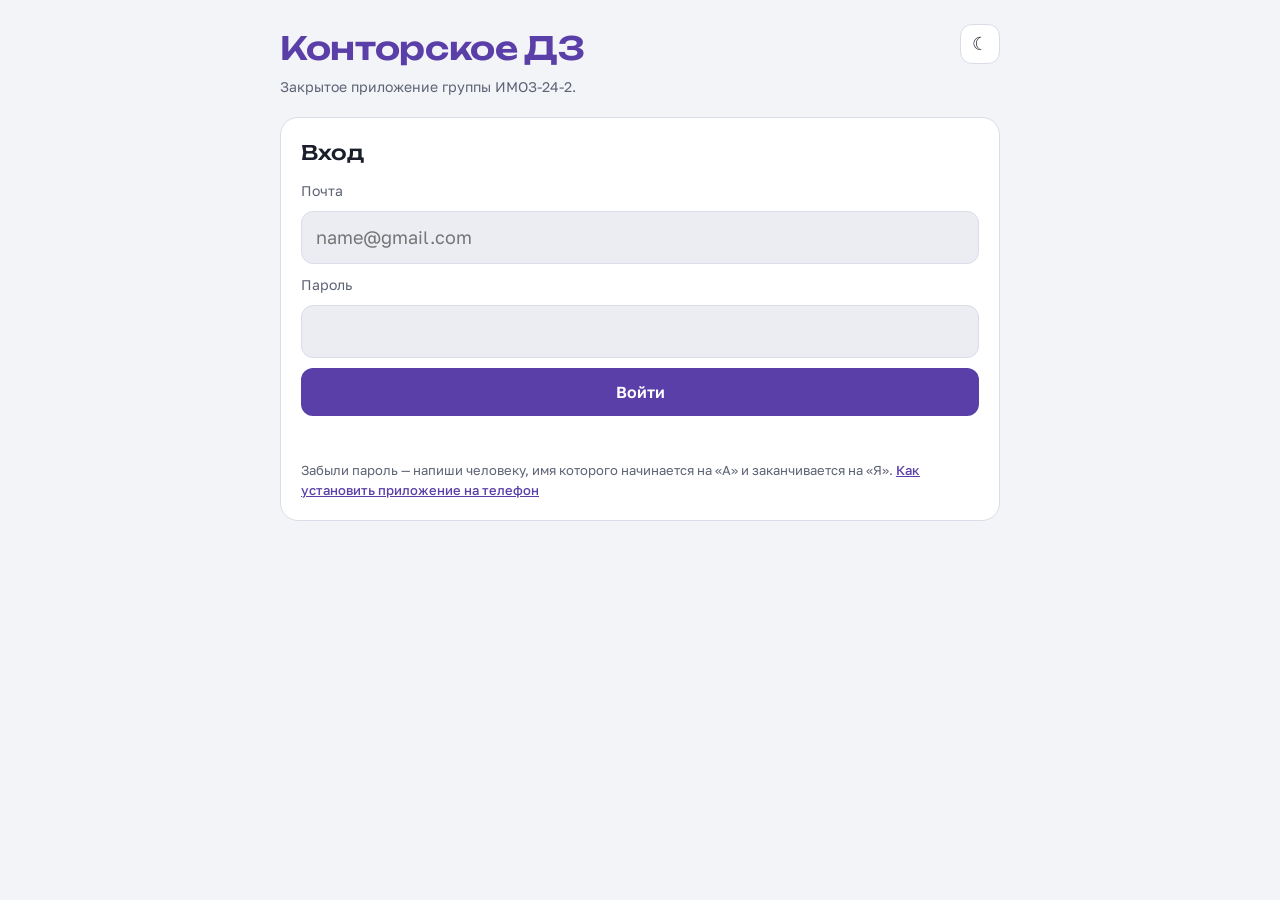
<file: index.html>
<!doctype html>
<html lang="ru">
<head>
<meta charset="utf-8">
<meta name="viewport" content="width=device-width,initial-scale=1,viewport-fit=cover">
<title>Конторское ДЗ</title>
<meta name="description" content="Домашка группы ИМОЗ-24-2: сроки сдачи, пары, страницы учебников.">
<meta name="theme-color" content="#F3F4F8" media="(prefers-color-scheme: light)">
<meta name="theme-color" content="#12131A" media="(prefers-color-scheme: dark)">
<meta name="apple-mobile-web-app-capable" content="yes">
<meta name="mobile-web-app-capable" content="yes">
<meta name="apple-mobile-web-app-title" content="Конторское ДЗ">
<meta name="apple-mobile-web-app-status-bar-style" content="default">
<meta name="robots" content="noindex">
<link rel="manifest" href="manifest.webmanifest">
<link rel="icon" href="icons/favicon-32.png" sizes="32x32">
<link rel="apple-touch-icon" href="icons/apple-touch-icon.png">
<link rel="preconnect" href="https://fonts.googleapis.com">
<link rel="preconnect" href="https://fonts.gstatic.com" crossorigin>
<link rel="stylesheet" href="https://fonts.googleapis.com/css2?family=Unbounded:wght@500;600&family=Golos+Text:wght@400;500;600;700&family=JetBrains+Mono:wght@500&display=swap">
<link rel="stylesheet" href="styles.css">
<script>try{var t=localStorage.getItem("kdz-theme");if(t)document.documentElement.dataset.theme=t;}catch(e){}</script>
</head>
<body>
<div class="wrap">
  <header class="top">
    <div>
      <h1>Конторское ДЗ</h1>
      <p class="sub" id="upd">Пары, сроки сдачи и страницы учебников. Отметки «сделано» видишь только ты.</p>
    </div>
    <button class="icon-btn" id="themeBtn" type="button" aria-label="Сменить тему" title="Сменить тему"></button>
  </header>

  <!-- Вход -->
  <section class="login" id="login" hidden>
    <h2>Вход</h2>
    <form id="loginForm">
      <label for="loginIn">Почта</label>
      <input id="loginIn" type="text" inputmode="email" autocomplete="username" autocapitalize="none" autocorrect="off" spellcheck="false" required placeholder="name@gmail.com">
      <label for="pass">Пароль</label>
      <input id="pass" type="password" autocomplete="current-password" required>
      <button class="primary" type="submit">Войти</button>
    </form>
    <p class="msg" id="loginMsg" role="status"></p>
    <p class="hint">Забыли пароль — напиши человеку, имя которого начинается на «А» и заканчивается на «Я». <a href="install.html">Как установить приложение на телефон</a></p>
  </section>

  <!-- Приложение -->
  <div id="app" hidden>
    <section class="pinned" id="pinnedBox" hidden></section>
    <section class="cal" aria-label="Календарь сроков">
      <div class="cal-top">
        <button class="nav" id="prevM" type="button" aria-label="Предыдущий месяц">‹</button>
        <h2 id="monthT"></h2>
        <button class="nav" id="nextM" type="button" aria-label="Следующий месяц">›</button>
      </div>
      <div class="grid" id="grid"></div>
      <div id="calEvents"></div>
      <div class="legend" id="legend"></div>
    </section>

    <section class="sched" aria-label="Расписание пар">
      <div class="sched-top"><h2>Пары</h2><span class="grp">ИМОЗ-24-2</span></div>
      <div class="wk-nav"><button class="nav" id="prevW" type="button" aria-label="Предыдущая неделя">‹</button><span id="wkT"></span><button class="nav" id="nextW" type="button" aria-label="Следующая неделя">›</button></div>
      <div class="tabs" id="tabs" role="tablist"></div>
      <ol class="pairs" id="pairs"></ol>
    </section>

    <section class="daily" id="dailyBox" hidden>
      <h2>Повтори слова <span class="dnote">18 слов на язык</span></h2>
      <div class="dcards" id="dailyCards"></div>
      <div id="dailyBody" hidden>
        <p class="hint">10 новых, 5 изученных раньше и 3 давно изученных. Каждый день приходят 5 новых, а 5 самых старых уходят. Забыла слово — нажми: перевод и пример появятся внизу экрана.</p>
        <div id="dailyOut"></div>
      </div>
    </section>

    <nav class="tools" aria-label="Разделы">
      <button class="tool" type="button" data-p="booksBox" style="--tc:var(--accent)"><span class="ti">📚</span><span class="tl">Учебники по языкам</span><span class="tn" id="booksCnt"></span></button>
      <button class="tool" type="button" data-p="primBox" style="--tc:var(--k-posi)"><span class="ti">📁</span><span class="tl">Примаков: учебники</span><span class="tn" id="primCnt"></span></button>
    </nav>

    <section class="panel" id="booksBox" hidden>
      <h3>Учебники по языкам</h3>
      <div id="bookOut"></div>
    </section>

    <section class="panel" id="primBox" hidden>
      <h3>Примаков</h3>
      <p class="hint">Учебники и пособия Примакова В.Л.</p>
      <div id="primOut"></div>
    </section>
    <div class="weekbar" id="weekBar" hidden>
      <div class="wb-top"><span class="wb-l">🎯 Мой прогресс за неделю</span><span class="wb-n" id="weekPct"></span></div>
      <div class="wb-track"><div class="wb-fill" id="weekFill"></div></div>
      <div class="wb-sub" id="weekTxt"></div>
    </div>


    <div class="filter" id="filter" hidden><span id="filterT"></span><button id="clearF" type="button">Показать всё</button></div>
    <main class="sec" id="list"></main>
    <details class="past" id="pastBox" hidden><summary id="pastT"></summary><div class="sec" id="past"></div></details>

    <nav class="tools tools-bottom" aria-label="Вся лексика">
      <button class="tool" type="button" data-p="esBox" style="--tc:var(--k-es)"><span class="ti">🇪🇸</span><span class="tl">Вся лексика: испанский</span><span class="tn" id="esCnt"></span></button>
      <button class="tool" type="button" data-p="enBox" style="--tc:var(--k-en)"><span class="ti">🇬🇧</span><span class="tl">Вся лексика: английский</span><span class="tn" id="enCnt"></span></button>
    </nav>
    <section class="panel vocab" id="esBox" hidden data-lang="es">
      <h3>Вся лексика: испанский</h3>
      <div class="vq"><input type="search" placeholder="Поиск слова" aria-label="Поиск слова"><label><input type="checkbox"> Скрыть перевод</label></div>
      <div class="vout"></div>
    </section>

    <section class="panel vocab" id="enBox" hidden data-lang="en">
      <h3>Вся лексика: английский</h3>
      <div class="vq"><input type="search" placeholder="Search word / поиск" aria-label="Поиск слова"><label><input type="checkbox"> Скрыть перевод</label></div>
      <div class="vout"></div>
    </section>


    <footer>
      <p id="status" role="status">Загрузка…</p>
      <p><a href="install.html">Установить на телефон</a> · <span class="ver">версия 33</span></p>
      <details class="acct"><summary>Аккаунт</summary><p><span id="who"></span> · <button class="link" id="logoutBtn" type="button">Выйти</button></p><p class="hint">После выхода нужно будет снова ввести логин и пароль.</p></details>
    </footer>
  </div>
</div>
<div class="recall" id="recall" hidden role="dialog" aria-label="Повторение слова">
  <span class="rk">🔁 Помнишь?</span><b id="recallW"></b><span class="rt" id="recallT"></span>
  <button type="button" id="recallX" aria-label="Закрыть">×</button>
</div>
<script src="vendor/supabase.js"></script>
<script src="vendor/confetti.js"></script>
<script src="config.js"></script>
<script src="app.js"></script>
</body>
</html>
</file>
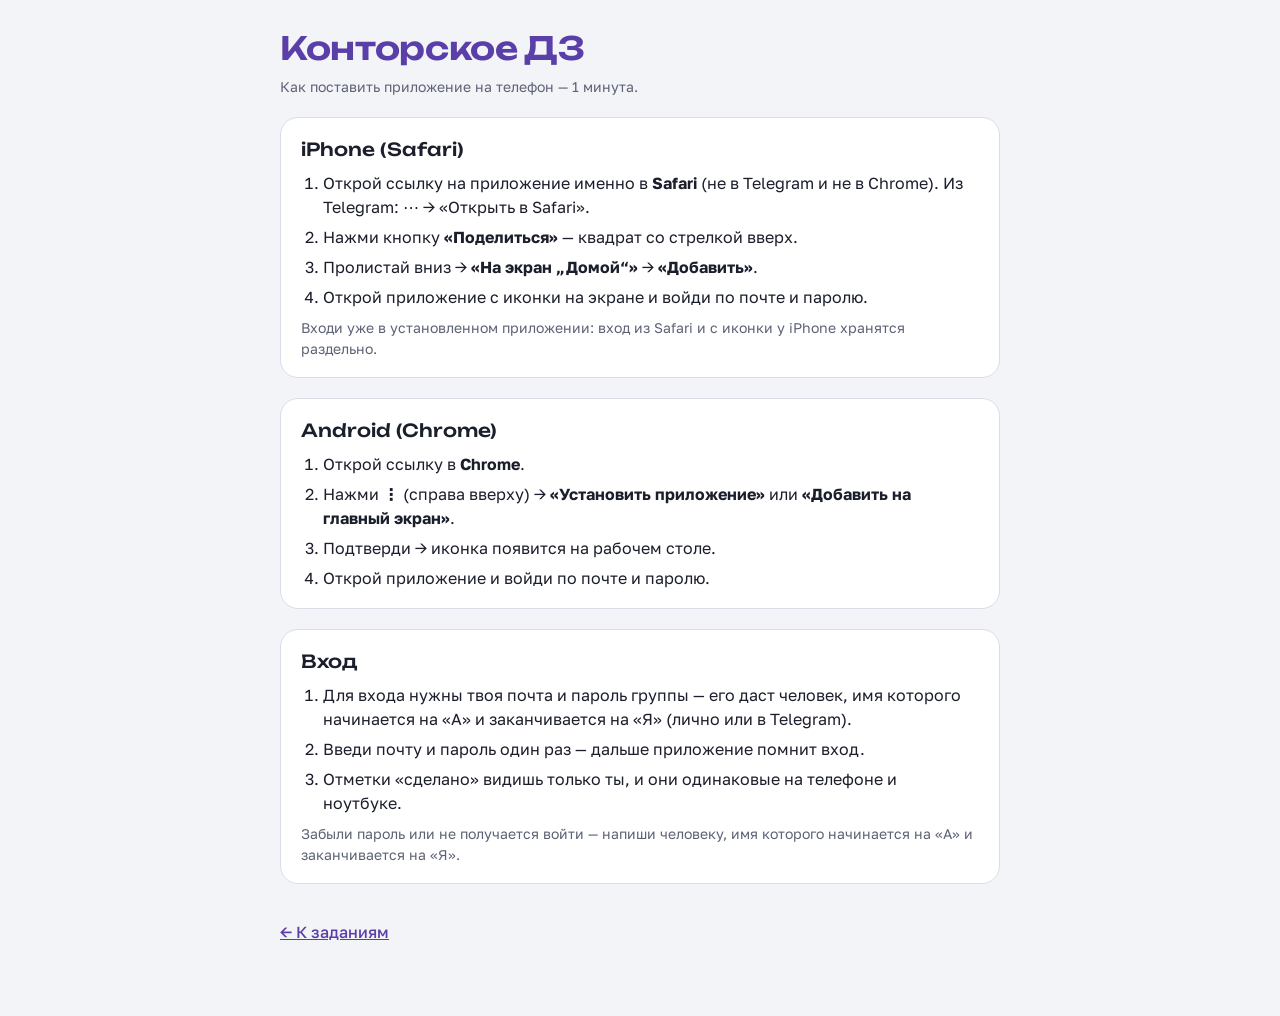
<file: install.html>
<!doctype html>
<html lang="ru">
<head>
<meta charset="utf-8">
<meta name="viewport" content="width=device-width,initial-scale=1,viewport-fit=cover">
<title>Установка · Конторское ДЗ</title>
<meta name="robots" content="noindex">
<link rel="icon" href="icons/favicon-32.png" sizes="32x32">
<link rel="apple-touch-icon" href="icons/apple-touch-icon.png">
<link rel="stylesheet" href="https://fonts.googleapis.com/css2?family=Unbounded:wght@500;600&family=Golos+Text:wght@400;500;600;700&family=JetBrains+Mono:wght@500&display=swap">
<link rel="stylesheet" href="styles.css">
<script>try{var t=localStorage.getItem("kdz-theme");if(t)document.documentElement.dataset.theme=t;}catch(e){}</script>
<style>
.card{background:var(--surface);border:1px solid var(--line);border-radius:18px;padding:18px 20px}
.card h2{margin:0 0 8px;font-family:var(--display);font-weight:500;font-size:18px}
.card ol{margin:0;padding-left:22px;display:flex;flex-direction:column;gap:6px}
.card p{margin:8px 0 0;font-size:14px;color:var(--muted)}
</style>
</head>
<body>
<div class="wrap">
  <header class="top"><div><h1>Конторское ДЗ</h1><p class="sub">Как поставить приложение на телефон — 1 минута.</p></div></header>

  <section class="card">
    <h2>iPhone (Safari)</h2>
    <ol>
      <li>Открой ссылку на приложение именно в <b>Safari</b> (не в Telegram и не в Chrome). Из Telegram: ⋯ → «Открыть в Safari».</li>
      <li>Нажми кнопку <b>«Поделиться»</b> — квадрат со стрелкой вверх.</li>
      <li>Пролистай вниз → <b>«На экран „Домой“»</b> → <b>«Добавить»</b>.</li>
      <li>Открой приложение с иконки на экране и войди по почте и паролю.</li>
    </ol>
    <p>Входи уже в установленном приложении: вход из Safari и с иконки у iPhone хранятся раздельно.</p>
  </section>

  <section class="card">
    <h2>Android (Chrome)</h2>
    <ol>
      <li>Открой ссылку в <b>Chrome</b>.</li>
      <li>Нажми <b>⋮</b> (справа вверху) → <b>«Установить приложение»</b> или <b>«Добавить на главный экран»</b>.</li>
      <li>Подтверди → иконка появится на рабочем столе.</li>
      <li>Открой приложение и войди по почте и паролю.</li>
    </ol>
  </section>

  <section class="card">
    <h2>Вход</h2>
    <ol>
      <li>Для входа нужны твоя почта и пароль группы — его даст человек, имя которого начинается на «А» и заканчивается на «Я» (лично или в Telegram).</li>
      <li>Введи почту и пароль один раз — дальше приложение помнит вход.</li>
      <li>Отметки «сделано» видишь только ты, и они одинаковые на телефоне и ноутбуке.</li>
    </ol>
    <p>Забыли пароль или не получается войти — напиши человеку, имя которого начинается на «А» и заканчивается на «Я».</p>
  </section>

  <p><a href="./">← К заданиям</a></p>
</div>
</body>
</html>
</file>
<file: styles.css>
:root{
  color-scheme:light;
  --bg:#F3F4F8; --surface:#FFFFFF; --sunk:#EBEDF3; --ink:#1B1E2B; --muted:#5D6275; --line:#DADDE8;
  --accent:#5B3FA8; --accent-soft:#ECE7F8; --on-accent:#FFFFFF;
  --d0:#B42318; --d0s:#FDE4E1; --d1:#C4320A; --d1s:#FEE8DC; --d2:#B54708; --d2s:#FEF0D7; --d3:#93600A; --d3s:#FDF3D2; --d4:#7A6A0C; --d4s:#F8F5D0; --d5:#5E6A12; --d5s:#F1F5D6;
  --k-posi:#BF131B; --k-posi-t:#BF131B; --k-pol:#2E9E6A; --k-pol-t:#1F7A50; --k-pe:#FF8A00; --k-pe-t:#B85F00; --k-ssi:#8CC63F; --k-ssi-t:#4E7A12; --k-mmsi:#E8579B; --k-mmsi-t:#BE2F72; --k-es:#F5C518; --k-es-t:#8F6B00;
  --k-en:#2F6FEB; --k-en-t:#2356C4; --k-ads:#38BDF8; --k-ads-t:#0A76A6; --k-mkt:#8B5CF6; --k-mkt-t:#6A3BD8;
  --c1:#2E6FD8; --c2:#D2572B; --c3:#1F8A6A; --c4:#A83F8C; --c5:#7A5AC8; --c6:#8A6D1E; --c7:#3C7D8C;
  --display:"Unbounded","Golos Text",system-ui,sans-serif;
  --body:"Golos Text",system-ui,-apple-system,"Segoe UI",sans-serif;
  --mono:"JetBrains Mono",ui-monospace,Consolas,monospace;
}
@media (prefers-color-scheme: dark){
  :root:not([data-theme="light"]){color-scheme:dark;
    --bg:#12131A; --surface:#1B1D27; --sunk:#232634; --ink:#E8E9F1; --muted:#A0A4B8; --line:#2E3242;
    --accent:#B39DFF; --accent-soft:#2A2442; --on-accent:#12131A;
    --d0:#FF8A80; --d0s:#3F1A18; --d1:#FF9466; --d1s:#3D2016; --d2:#FFB547; --d2s:#3A2A12; --d3:#F2C94C; --d3s:#342C10; --d4:#D9D35A; --d4s:#2E2C10; --d5:#B8D36A; --d5s:#272E12;
    --k-posi:#BF131B; --k-posi-t:#E5535A; --k-pol:#3CC286; --k-pol-t:#5ED9A0; --k-pe:#FF9A1F; --k-pe-t:#FFB65C; --k-ssi:#A6E05A; --k-ssi-t:#BDEB80; --k-mmsi:#FF7AB8; --k-mmsi-t:#FF9CCB; --k-es:#FFD43B; --k-es-t:#FFD95C;
    --k-en:#6EA8FE; --k-en-t:#8DBBFF; --k-ads:#7DD3FC; --k-ads-t:#9ADDFD; --k-mkt:#B197FC; --k-mkt-t:#C4B1FD;
    --c1:#7FA8FF; --c2:#FF9A6E; --c3:#5ED3A9; --c4:#F08BD2; --c5:#B79CFF; --c6:#E0C06A; --c7:#6CC7D9;}
}
:root[data-theme="dark"]{color-scheme:dark;
  --k-posi:#BF131B; --k-posi-t:#E5535A; --k-pol:#3CC286; --k-pol-t:#5ED9A0; --k-pe:#FF9A1F; --k-pe-t:#FFB65C; --k-ssi:#A6E05A; --k-ssi-t:#BDEB80; --k-mmsi:#FF7AB8; --k-mmsi-t:#FF9CCB; --k-es:#FFD43B; --k-es-t:#FFD95C;
  --k-en:#6EA8FE; --k-en-t:#8DBBFF; --k-ads:#7DD3FC; --k-ads-t:#9ADDFD; --k-mkt:#B197FC; --k-mkt-t:#C4B1FD;
  --bg:#12131A; --surface:#1B1D27; --sunk:#232634; --ink:#E8E9F1; --muted:#A0A4B8; --line:#2E3242;
  --accent:#B39DFF; --accent-soft:#2A2442; --on-accent:#12131A;
  --d0:#FF8A80; --d0s:#3F1A18; --d1:#FF9466; --d1s:#3D2016; --d2:#FFB547; --d2s:#3A2A12; --d3:#F2C94C; --d3s:#342C10; --d4:#D9D35A; --d4s:#2E2C10; --d5:#B8D36A; --d5s:#272E12;
  --c1:#7FA8FF; --c2:#FF9A6E; --c3:#5ED3A9; --c4:#F08BD2; --c5:#B79CFF; --c6:#E0C06A; --c7:#6CC7D9;}
*{box-sizing:border-box}
[hidden]{display:none!important}
html{-webkit-text-size-adjust:100%}
body{margin:0;background:var(--bg);color:var(--ink);font-family:var(--body);font-size:16px;line-height:1.5;
  padding:calc(24px + env(safe-area-inset-top)) max(16px,env(safe-area-inset-right)) calc(56px + env(safe-area-inset-bottom)) max(16px,env(safe-area-inset-left))}
.wrap{max-width:720px;margin:0 auto;display:flex;flex-direction:column;gap:20px}
#app{display:flex;flex-direction:column;gap:20px}
.top{display:flex;align-items:flex-start;justify-content:space-between;gap:12px}
h1{margin:0;font-family:var(--display);font-weight:600;font-size:clamp(24px,6vw,32px);letter-spacing:-.01em;color:var(--accent)}
.sub{margin:4px 0 0;color:var(--muted);font-size:14px}
.icon-btn{flex:none;width:40px;height:40px;border-radius:12px;border:1px solid var(--line);background:var(--surface);color:var(--ink);font-size:18px;cursor:pointer}
a{color:var(--accent);font-weight:500;overflow-wrap:anywhere}
button.link{border:0;background:none;padding:0;color:var(--accent);font:inherit;font-weight:600;cursor:pointer}
button:focus-visible,input:focus-visible,a:focus-visible,summary:focus-visible{outline:2px solid var(--accent);outline-offset:2px}

/* Вход */
.login{background:var(--surface);border:1px solid var(--line);border-radius:18px;padding:20px;display:flex;flex-direction:column;gap:12px}
.login h2{margin:0;font-family:var(--display);font-weight:500;font-size:20px}
.login form{display:flex;flex-direction:column;gap:10px}
.login label{font-size:14px;color:var(--muted)}
.login input{font:inherit;font-size:18px;padding:12px 14px;border-radius:12px;border:1px solid var(--line);background:var(--sunk);color:var(--ink);width:100%}
#code{font-family:var(--mono);letter-spacing:.2em}
.primary{font:inherit;font-weight:600;padding:12px 16px;border-radius:12px;border:0;background:var(--accent);color:var(--on-accent);cursor:pointer}
.primary:disabled{opacity:.6;cursor:default}
.msg{margin:0;font-size:14px;min-height:1.5em}
.msg.err{color:var(--d0)}
.hint{margin:0;font-size:13px;color:var(--muted)}

/* Календарь */
.cal{background:var(--surface);border:1px solid var(--line);border-radius:14px;padding:6px 8px;display:flex;flex-direction:column;gap:3px}
.cal-top{display:flex;align-items:center;gap:6px}
.cal-top .nav{width:24px;height:24px;border-radius:8px;font-size:13px}
.cal-top h2{flex:1;margin:0;font-family:var(--display);font-weight:500;font-size:13px;text-transform:capitalize;text-align:center}
.nav{width:28px;height:28px;border-radius:10px;border:1px solid var(--line);background:var(--surface);color:var(--ink);font:inherit;font-size:15px;cursor:pointer;flex:none}
.grid{display:grid;grid-template-columns:repeat(7,1fr);gap:2px}
.cal .grid{max-width:340px;width:100%;margin:0 auto}
.wd{font-size:9px;font-weight:600;text-transform:uppercase;letter-spacing:.06em;color:var(--muted);text-align:center;padding-bottom:1px}
.day{position:relative;min-height:21px;border-radius:6px;border:1px solid transparent;background:var(--sunk);padding:0;display:flex;align-items:center;justify-content:center;font:inherit;color:var(--ink);cursor:pointer}
.day.out{opacity:.35}
.day.today{border-color:var(--accent)}
.day.today .n{color:var(--accent);font-weight:700}
.day.sel{background:var(--accent);color:var(--on-accent)}
.day.sel .n{color:var(--on-accent)}
.day .n{font-family:var(--mono);font-size:10px;font-variant-numeric:tabular-nums}
.day.due .n{color:#fff;font-weight:700;text-shadow:0 0 3px rgba(0,0,0,.55),0 0 1px rgba(0,0,0,.7)}
.day.due.done{opacity:.45}
.day.due.today{box-shadow:inset 0 0 0 2px var(--surface)}
.day.sel{outline:2px solid var(--accent);outline-offset:1px}
.dots{display:flex;flex-wrap:wrap;justify-content:center;gap:3px;max-width:100%}
.dot{width:6px;height:6px;border-radius:50%;background:var(--cc)}
.day.sel .dot{box-shadow:0 0 0 1.5px var(--on-accent)}

/* Пары */
.sched{background:var(--surface);border:1px solid var(--line);border-radius:18px;padding:14px;display:flex;flex-direction:column;gap:10px}
.sched-top{display:flex;align-items:baseline;justify-content:space-between;gap:8px;flex-wrap:wrap}
.sched-top h2{margin:0;font-family:var(--display);font-weight:500;font-size:17px}
.grp{font-family:var(--mono);font-size:11px;color:var(--muted)}
.wk-nav{display:flex;align-items:center;gap:8px}
.wk-nav span{flex:1;text-align:center;font-size:14px;font-weight:600}
.tabs{display:grid;grid-template-columns:repeat(6,1fr);gap:4px}
.tab{display:flex;flex-direction:column;align-items:center;padding:5px 0 6px;position:relative;font:inherit;border-radius:9px;border:1px solid transparent;background:var(--sunk);color:var(--ink);cursor:pointer}
.tab .tw{font-size:11px;font-weight:600;text-transform:uppercase;letter-spacing:.04em;opacity:.8}
.tab .tn{font-family:var(--mono);font-size:15px;font-variant-numeric:tabular-nums}
.tab.today{border-color:var(--accent)}
.tab.on{background:var(--accent);color:var(--on-accent)}
.tab.empty:not(.on){color:var(--muted);opacity:.6}
.tdot{position:absolute;top:4px;right:6px;width:6px;height:6px;border-radius:50%;background:var(--d1)}
.tab.on .tdot{background:var(--on-accent)}
.pairs{list-style:none;margin:0;padding:0;display:flex;flex-direction:column;gap:6px}
.pair{display:flex;gap:12px;padding:10px 12px;border-radius:12px;background:var(--sunk);border-left:4px solid var(--cc)}
.ptime{flex:none;width:44px;display:flex;flex-direction:column;font-family:var(--mono);font-size:12px;font-variant-numeric:tabular-nums;color:var(--muted)}
.ptime b{color:var(--ink);font-weight:500;font-size:13px}
.pbody{flex:1;min-width:0;display:flex;flex-direction:column;gap:2px}
.pname{font-weight:600;font-size:15px;overflow-wrap:anywhere}
.pmeta{font-size:12px;color:var(--muted);overflow-wrap:anywhere}
.phw{align-self:flex-start;margin-top:4px;font-size:11px;font-weight:700;color:var(--cct,var(--cc));background:var(--surface);padding:1px 8px;border-radius:999px}
.nopair{padding:14px;border-radius:12px;background:var(--sunk);color:var(--muted);font-size:14px;text-align:center}
.pdue{padding:8px 12px;border-radius:10px;background:var(--d1s);color:var(--d1);font-size:13px;font-weight:600}

/* Задания */
.filter{display:flex;align-items:center;justify-content:space-between;gap:8px;font-size:14px;color:var(--muted)}
.filter button{border:0;background:none;color:var(--accent);font:inherit;font-weight:600;cursor:pointer;padding:0}
.sec{display:flex;flex-direction:column;gap:12px}
.subj{background:var(--surface);border:1px solid var(--line);border-top:5px solid var(--cc);border-radius:16px;padding:14px 14px 6px;display:flex;flex-direction:column;gap:6px}
.subj-h{display:flex;align-items:baseline;justify-content:space-between;gap:4px 10px;flex-wrap:wrap}
.subj-h .dueline{flex-basis:100%}
.subj-h h2{margin:0;font-family:var(--display);font-weight:500;font-size:18px;color:var(--cct,var(--cc))}
.cnt{font-size:13px;font-weight:600;color:var(--muted);font-variant-numeric:tabular-nums}
.subj.all .cnt{color:var(--c3)}
.dgroup{display:flex;flex-direction:column;padding-top:8px;border-top:1px dashed var(--line)}
.subj-h + .dgroup{border-top:0;padding-top:2px}
.dgroup>.dueline{padding-bottom:2px}
.dueline{display:flex;flex-wrap:wrap;align-items:center;gap:8px}
.dd{font-size:13px;font-weight:600;color:var(--muted)}
.badge{font-size:12px;font-weight:700;padding:2px 9px;border-radius:999px;white-space:nowrap}
.b0{color:var(--d0);background:var(--d0s)} .b1{color:var(--d1);background:var(--d1s)} .b2{color:var(--d2);background:var(--d2s)}
.b3{color:var(--d3);background:var(--d3s)} .b4{color:var(--d4);background:var(--d4s)} .b5{color:var(--d5);background:var(--d5s)}
.bn{color:var(--muted);background:var(--sunk)}
.rows{list-style:none;margin:0;padding:0;display:flex;flex-direction:column}
.task{display:flex;gap:12px;align-items:flex-start;border-top:1px solid var(--line);padding:12px 0}
.task:first-child{border-top:0}
.cell{flex:none;position:relative;width:30px;height:30px;cursor:pointer}
.cell input{position:absolute;inset:0;opacity:0;margin:0;cursor:pointer}
.cell .box{display:grid;place-items:center;width:30px;height:30px;border:2px solid var(--line);border-radius:8px;background:var(--sunk);transition:background .15s,border-color .15s}
.cell input:checked+.box{background:var(--cc);border-color:var(--cc)}
.cell input:checked+.box::after{content:"";width:8px;height:14px;border:solid #fff;filter:drop-shadow(0 0 1px rgba(0,0,0,.6));border-width:0 3px 3px 0;transform:translateY(-2px) rotate(45deg)}
.cell input:focus-visible+.box{outline:2px solid var(--accent);outline-offset:2px}
.body{flex:1;min-width:0;display:flex;flex-direction:column;gap:6px}
.ttl{font-weight:600;cursor:pointer;overflow-wrap:anywhere}
.sum{margin:0;font-size:14px;color:var(--muted);white-space:pre-line;overflow-wrap:anywhere}
.tg{align-self:flex-start;font-size:13px;font-weight:600;color:var(--d2);background:var(--d2s);padding:3px 8px;border-radius:8px}
details.pages summary{cursor:pointer;color:var(--accent);font-weight:600;font-size:14px}
details.pages figure{margin:10px 0 0;display:flex;flex-direction:column;gap:4px}
details.pages img{width:100%;height:auto;border:1px solid var(--line);border-radius:8px;background:#fff}
details.pages figcaption{font-size:12px;color:var(--muted)}
.empty{margin:0;padding:18px;border-radius:14px;background:var(--surface);border:1px dashed var(--line);color:var(--muted);font-size:14px;text-align:center}
.past summary{cursor:pointer;color:var(--muted);font-size:14px}
.past .sec{margin-top:10px;opacity:.75}
footer{font-size:12px;color:var(--muted);text-align:center;display:flex;flex-direction:column;gap:6px}
footer p{margin:0}
.acct summary{cursor:pointer;display:inline}
.acct p{margin-top:6px}
@media (prefers-reduced-motion: reduce){.cell .box{transition:none}}

/* Учебники */
.books{background:var(--surface);border:1px solid var(--line);border-radius:18px;padding:14px}
.books summary{cursor:pointer;font-family:var(--display);font-weight:500;font-size:15px}
.book-form{display:flex;gap:8px;margin-top:12px}
.book-form select,.book-form input{font:inherit;padding:8px 10px;border-radius:10px;border:1px solid var(--line);background:var(--sunk);color:var(--ink);min-width:0}
.book-form select{flex:1}
.book-form input{width:76px;font-family:var(--mono)}
.book-form .primary{padding:8px 14px}
.book-nav{display:flex;justify-content:space-between;margin-top:8px}
#bookOut figure{margin:8px 0 0;display:flex;flex-direction:column;gap:4px}
#bookOut img{width:100%;height:auto;border:1px solid var(--line);border-radius:8px;background:#fff}
#bookOut figcaption{font-size:12px;color:var(--muted)}

/* Материалы из Telegram */
.mat{display:flex;flex-direction:column;gap:6px;padding:10px 0;border-top:1px solid var(--line)}
.mat:first-of-type{border-top:0}
#matsOut{margin-top:8px}
.mat-h{font-size:12px;font-weight:600;color:var(--muted);overflow-wrap:anywhere}
.mat audio{width:100%}
.mat img{width:100%;height:auto;border-radius:8px;border:1px solid var(--line)}
.mats-q{width:100%;margin-top:12px;font:inherit;padding:8px 10px;border-radius:10px;border:1px solid var(--line);background:var(--sunk);color:var(--ink)}
details.lecture{border-top:1px solid var(--line);padding:10px 0}
details.lecture>summary{cursor:pointer;font-weight:600}
details.ocr summary{cursor:pointer;color:var(--accent);font-size:13px;font-weight:600}
details.ocr .sum{white-space:pre-line;margin-top:6px}

/* Плитки разделов */
.tools{display:grid;grid-template-columns:1fr 1fr;gap:6px}
.tool{position:relative;display:flex;flex-direction:row;align-items:center;gap:8px;min-height:44px;padding:8px 10px;border-radius:12px;border:1px solid var(--line);border-left:4px solid var(--tc);background:var(--surface);color:var(--ink);font:inherit;text-align:left;cursor:pointer}
.tool .ti{font-size:16px;line-height:1}
.tool .tl{font-size:13px;font-weight:600;line-height:1.2;padding-right:18px}
.tool .tn{position:absolute;top:50%;transform:translateY(-50%);right:10px;font-family:var(--mono);font-size:11px;color:var(--muted)}
.tool.on{background:var(--tc);border-color:var(--tc);color:#fff;text-shadow:0 0 2px rgba(0,0,0,.45)}
.tool.on .tn{color:#fff}
.panel{background:var(--surface);border:1px solid var(--line);border-radius:16px;padding:12px 14px;margin-top:-10px}
.panel h3{margin:0 0 6px;font-family:var(--display);font-weight:500;font-size:15px}
.vq{display:flex;gap:10px;align-items:center;flex-wrap:wrap;margin-bottom:6px}
.vq input[type=search]{flex:1;min-width:140px;font:inherit;padding:7px 10px;border-radius:10px;border:1px solid var(--line);background:var(--sunk);color:var(--ink)}
.vq label{font-size:13px;color:var(--muted);display:flex;gap:6px;align-items:center}
.vset{margin-top:10px;font-size:13px;color:var(--muted)}
.vset b{color:var(--ink)}
.vlist{list-style:none;margin:4px 0 0;padding:0}
.vrow{display:grid;grid-template-columns:1fr 1fr;gap:2px 12px;padding:7px 0;border-top:1px solid var(--line);cursor:pointer}
.vrow:first-child{border-top:0}
.vw{font-weight:600;overflow-wrap:anywhere}
.vt{color:var(--muted);overflow-wrap:anywhere}
.vex{grid-column:1/-1;font-size:13px;color:var(--muted);font-style:italic}
.vrow.hid .vt,.vrow.hid .vex{filter:blur(6px);user-select:none}

/* Легенда предметов под календарём — во всю ширину, заметно */
.legend{display:grid;grid-template-columns:repeat(3,1fr);gap:3px 8px;margin-top:3px}
.legend span{display:flex;align-items:center;gap:5px;font-size:10px;font-weight:600;color:var(--ink);line-height:1.15;min-width:0;overflow-wrap:anywhere}
.legend .dot{flex:none;width:8px;height:8px;border-radius:50%;box-shadow:0 0 0 1.5px var(--surface),0 0 0 2.5px var(--cc)}
@media (min-width:560px){.legend{grid-template-columns:repeat(6,1fr)}}
.parts{display:flex;flex-wrap:wrap;gap:6px 14px}
.bhead{margin:12px 0 4px;font-family:var(--display);font-weight:600;font-size:17px;color:var(--ink);padding-left:10px;border-left:4px solid var(--cc)}
.bhead:first-child{margin-top:4px}
.bitem{display:flex;flex-direction:column;gap:4px;padding:6px 0 6px 14px;font-size:15px}

/* Выполненные задания: остаются на месте, но компактные и серые */
.task.done{padding:6px 0;opacity:.55;gap:10px}
.task.done .ttl{color:var(--muted);text-decoration:line-through;font-size:13px;font-weight:500}
.task.done .sum,.task.done .tg,.task.done details,.task.done .body>a{display:none}
.task.done .cell,.task.done .cell .box{width:22px;height:22px}
.task.done .cell input:checked+.box{background:var(--muted);border-color:var(--muted)}
.task.done .cell input:checked+.box::after{width:6px;height:10px;border-width:0 2px 2px 0}
@media (prefers-reduced-motion:no-preference){.task{transition:opacity .2s,padding .2s}}
/* Все задания карточки сделаны — карточка тоже тише */
.subj.all{opacity:.7;border-top-color:var(--line)}
.subj.all .subj-h h2{font-size:15px;color:var(--muted)}
.subj.all .dueline{display:none}

/* Юниты в словаре */
.vunit{margin:14px 0 2px;font-family:var(--display);font-weight:600;font-size:16px;color:var(--ink);padding-left:8px;border-left:4px solid var(--accent)}
.vunit:first-child{margin-top:2px}

/* Слова на сегодня */
.daily{background:var(--surface);border:1px solid var(--line);border-radius:16px;padding:12px 14px;display:flex;flex-direction:column;gap:6px}
.daily-top{display:flex;align-items:center;justify-content:space-between;gap:8px;flex-wrap:wrap}
.daily h2{margin:0;font-family:var(--display);font-weight:500;font-size:16px}
.dtabs{display:flex;gap:6px}
.dtab{font:inherit;font-size:12px;font-weight:600;padding:4px 10px;border-radius:999px;border:1px solid var(--line);background:var(--sunk);color:var(--ink);cursor:pointer}
.dtab.on{background:var(--tc);border-color:var(--tc);color:#fff;text-shadow:0 0 2px rgba(0,0,0,.45)}
.dage{font-size:12px;font-weight:700;color:var(--muted);margin-top:6px;text-transform:uppercase;letter-spacing:.04em}
.dlist{list-style:none;margin:0;padding:0;display:flex;flex-direction:column;gap:4px}
.dword{display:grid;grid-template-columns:1fr 1fr;gap:2px 10px;padding:7px 10px;border-radius:10px;background:var(--accent-soft);cursor:pointer}
.dword .vw{font-weight:700}
.dword .vt{color:var(--muted)}
.dword.hid .vt,.dword.hid .vex{filter:blur(6px);user-select:none}
.dlist.age1 .dword{background:var(--sunk);opacity:.8;padding:5px 10px;font-size:14px}
.dlist.age1 .dword .vw{font-weight:600}
.dlist.age2 .dword{background:transparent;border:1px dashed var(--line);opacity:.55;padding:4px 10px;font-size:13px}
.dlist.age2 .dword .vw{font-weight:500}

/* Случайное «Помнишь?» */
.recall{position:fixed;left:50%;bottom:calc(16px + env(safe-area-inset-bottom));transform:translateX(-50%);z-index:50;display:flex;align-items:center;gap:10px;max-width:calc(100% - 32px);padding:10px 40px 10px 14px;border-radius:14px;background:var(--surface);border:1px solid var(--line);border-left:4px solid var(--accent);box-shadow:0 8px 24px rgba(0,0,0,.18);cursor:pointer}
.recall .rk{font-size:12px;color:var(--muted);font-weight:700;white-space:nowrap}
.recall b{font-size:16px}
.recall .rt{color:var(--muted)}
.recall.hid .rt{filter:blur(6px)}
.recall button{position:absolute;right:8px;top:50%;transform:translateY(-50%);border:0;background:none;font-size:20px;color:var(--muted);cursor:pointer}
.dword .vex,.dword .vtheme{grid-column:1/-1;font-size:13px;color:var(--muted)}
.dword .vex{font-style:italic}
.dword .vtheme{font-size:11px;text-transform:uppercase;letter-spacing:.04em}
.dword.hid .vt,.dword.hid .vex,.dword.hid .vtheme{display:none}
.dword.hid{grid-template-columns:1fr}
/* Слова по полочкам: раздел → тема → слова */
.vgrp{border:1px solid var(--line);border-radius:12px;margin-top:10px;padding:0 12px}
.vgrp>summary{padding:11px 0;cursor:pointer;display:flex;gap:8px;align-items:baseline;flex-wrap:wrap;font-family:var(--display);font-size:16px}
.vgrp[open]>summary{border-bottom:1px solid var(--line)}
.vtopic{border-top:1px solid var(--line)}
.vtopic:first-of-type{border-top:0}
.vtopic>summary{padding:9px 0 9px 4px;cursor:pointer;display:flex;justify-content:space-between;gap:10px;font-size:15px}
.vtopic[open]>summary{font-weight:600}
.vtopic .vlist{margin:0 0 8px;padding-left:4px}
.vcnt{color:var(--muted);font-size:12px;font-family:inherit;font-weight:400;white-space:nowrap}
.vgrp>summary .vcnt{margin-left:auto}
/* Повтори слова: две карточки */
.daily h2 .dnote{font-family:var(--body,inherit);font-size:12px;font-weight:600;color:var(--muted);margin-left:6px}
.dcards{display:grid;grid-template-columns:1fr 1fr;gap:8px}
.dcard{position:relative;min-width:0;padding-right:20px !important;display:grid;grid-template-columns:auto 1fr;grid-template-rows:auto auto;column-gap:8px;align-items:center;padding:12px 10px;border-radius:14px;border:1px solid color-mix(in srgb,var(--tc) 45%,var(--line));background:linear-gradient(135deg,color-mix(in srgb,var(--tc) 22%,var(--surface)),var(--surface) 75%);color:var(--ink);font:inherit;text-align:left;cursor:pointer;box-shadow:0 1px 0 rgba(0,0,0,.03);transition:transform .12s ease,box-shadow .12s ease}
.dcard:active{transform:scale(.98)}
.dcard .dflag{grid-row:1/3;font-size:22px;line-height:1}
.dcard .dname{font-weight:700;font-size:15px}
.dcard .dsub{font-size:12px;color:var(--muted);white-space:nowrap}
.dcard::after{content:"›";position:absolute;right:8px;top:50%;transform:translateY(-50%);font-size:20px;color:var(--muted);transition:transform .15s ease}
.dcard.on{border-color:var(--tc);box-shadow:0 0 0 2px color-mix(in srgb,var(--tc) 55%,transparent)}
.dcard.on::after{transform:translateY(-50%) rotate(90deg)}
#dailyBody{display:flex;flex-direction:column;gap:6px}
#dailyBody[hidden]{display:none}
.dlist.age3 .dword{background:transparent;border:1px solid color-mix(in srgb,var(--accent) 45%,var(--line));padding:5px 10px;font-size:14px}
.dlist.age3 .dword .vw{font-weight:600}
/* Повтори слова: компактные «плашки» в несколько рядов; нажатая раскрывается на всю ширину */
#dailyOut .dlist{flex-direction:row;flex-wrap:wrap;gap:5px}
#dailyOut .dword{display:inline-flex;flex-direction:column;flex:0 1 auto;max-width:100%;gap:2px;padding:5px 10px;border-radius:999px;font-size:14px}
#dailyOut .dword .vw{font-weight:600}
#dailyOut .dword:not(.hid){flex:1 1 100%;border-radius:12px;padding:7px 12px}
#dailyOut .dlist.age0 .dword{font-size:15px}
#dailyOut .dlist.age1 .dword,#dailyOut .dlist.age3 .dword{font-size:13px;padding:4px 10px}
#dailyOut .dlist.age1 .dword:not(.hid),#dailyOut .dlist.age3 .dword:not(.hid){padding:7px 12px}
/* Вся лексика: название учебника сверху, разделы компактнее */
.vbook{margin:6px 0 2px;font-family:var(--display);font-weight:600;font-size:15px;color:var(--ink)}
.vgrp{margin-top:6px;padding:0 10px;border-radius:10px}
.vgrp>summary{padding:7px 0;font-family:inherit;font-size:13px}
.vgrp>summary b{font-weight:600}
.vtopic>summary{padding:6px 0 6px 4px;font-size:13px}
.vcnt{font-size:11px}
.vgrp>summary{flex-wrap:nowrap;align-items:center;gap:10px}
.vgrp>summary b{flex:1;min-width:0;line-height:1.25}
.vgrp>summary .vcnt{margin-left:0}
/* Открытое слово: перевод и пример крупно и ярко, чтобы запоминались */
#dailyOut .dword:not(.hid) .vt{color:var(--accent);font-weight:700;font-size:17px;line-height:1.3}
#dailyOut .dword:not(.hid) .vex{color:var(--ink);font-size:15px;line-height:1.4;font-style:italic;opacity:.9}
#dailyOut .dword:not(.hid){background:var(--surface);box-shadow:0 0 0 2px var(--accent) inset}
.vrow:not(.hid) .vt{color:var(--accent);font-weight:600}
.vrow:not(.hid) .vex{color:var(--ink);font-size:14px;opacity:.85}
/* Разделы тем же шрифтом, что и юниты внутри */
.vgrp>summary{padding:6px 0 6px 4px;font-size:13px;color:var(--ink)}
.vgrp>summary b{font-weight:400}
.vgrp>summary .vcnt{font-size:11px}
.vgrp{margin-top:4px}
/* Открытое слово: главное — само слово; перевод цветной, но спокойнее; пример читаемый */
#dailyOut .dword:not(.hid) .vw{font-size:18px;font-weight:700;color:var(--ink)}
#dailyOut .dword:not(.hid) .vt{font-size:14px;font-weight:500;color:var(--accent)}
#dailyOut .dword:not(.hid) .vex{font-size:14px;color:var(--ink);opacity:.8;font-style:italic}
#dailyOut .dword:not(.hid) .vt{font-size:15px;font-weight:600}
/* Перевод во всплывающей подсказке: плашки остаются на месте */
#dailyOut .dword,#dailyOut .dword:not(.hid){position:relative;flex:0 1 auto;border-radius:999px;padding:5px 10px}
#dailyOut .dlist.age1 .dword:not(.hid),#dailyOut .dlist.age3 .dword:not(.hid){padding:4px 10px}
#dailyOut .dword:not(.hid) .vw{font-size:inherit}
#dailyOut .dword.hid .dpop{display:none}
#dailyOut .dpop{position:absolute;z-index:20;top:calc(100% + 6px);left:0;width:max-content;max-width:min(280px,80vw);display:flex;flex-direction:column;gap:3px;padding:8px 12px;border-radius:12px;background:var(--surface);color:var(--ink);box-shadow:0 6px 20px rgba(0,0,0,.18),0 0 0 2px var(--accent);cursor:default;font-weight:400;opacity:1}
#dailyOut .dword.pright .dpop{left:auto;right:0}
#dailyOut .dpop::before{content:"";position:absolute;top:-6px;left:16px;border:6px solid transparent;border-top:0;border-bottom-color:var(--accent)}
#dailyOut .dword.pright .dpop::before{left:auto;right:16px}
#dailyOut .dpop .vt{font-size:15px;font-weight:600;color:var(--accent);filter:none}
#dailyOut .dpop .vex{font-size:14px;color:var(--ink);opacity:.8;font-style:italic;filter:none}
#dailyOut .dlist{position:relative}
/* Расписание: даты недели компактнее, сам блок — лёгкая цветная обводка */
.tabs{gap:3px}
.tab{padding:3px 0 4px;border-radius:8px}
.tab .tw{font-size:10px}
.tab .tn{font-size:13px}
.tdot{top:3px;right:4px;width:5px;height:5px}
.sched{border:1.5px solid color-mix(in srgb,var(--accent) 35%,var(--line))}
/* Повтори слова — яркий заметный блок */
.daily{border:2px solid color-mix(in srgb,var(--accent) 70%,transparent);background:linear-gradient(135deg,color-mix(in srgb,var(--accent) 16%,var(--surface)) 0%,color-mix(in srgb,var(--k-es) 14%,var(--surface)) 55%,color-mix(in srgb,var(--k-en) 16%,var(--surface)) 100%);box-shadow:0 4px 14px color-mix(in srgb,var(--accent) 18%,transparent)}
.daily h2{color:var(--accent);font-weight:600}
.daily .dcard{background:var(--surface)}
/* Тёмная тема: «Повтори слова» — насыщенный фиолетово-синий блок со свечением */
@media (prefers-color-scheme: dark){
  :root:not([data-theme="light"]) .daily{background:linear-gradient(135deg,#4a2f8f 0%,#34256e 45%,#1e3a78 100%);border-color:#a78bfa;box-shadow:0 0 0 1px rgba(167,139,250,.25),0 6px 22px rgba(124,92,255,.35)}
  :root:not([data-theme="light"]) .daily h2{color:#fff}
  :root:not([data-theme="light"]) .daily h2 .dnote{color:rgba(255,255,255,.75)}
  :root:not([data-theme="light"]) .daily .dcard{background:rgba(15,14,30,.55)}
  :root:not([data-theme="light"]) .daily .hint,:root:not([data-theme="light"]) .daily .dage{color:rgba(255,255,255,.75)}
}
:root[data-theme="dark"] .daily{background:linear-gradient(135deg,#4a2f8f 0%,#34256e 45%,#1e3a78 100%);border-color:#a78bfa;box-shadow:0 0 0 1px rgba(167,139,250,.25),0 6px 22px rgba(124,92,255,.35)}
:root[data-theme="dark"] .daily h2{color:#fff}
:root[data-theme="dark"] .daily h2 .dnote{color:rgba(255,255,255,.75)}
:root[data-theme="dark"] .daily .dcard{background:rgba(15,14,30,.55)}
:root[data-theme="dark"] .daily .hint,:root[data-theme="dark"] .daily .dage{color:rgba(255,255,255,.75)}
/* Перевод — всегда в одном месте: плашка внизу экрана */
.wordbar{position:fixed;z-index:50;left:12px;right:12px;bottom:calc(12px + env(safe-area-inset-bottom,0px));max-width:520px;margin:0 auto;display:grid;grid-template-columns:1fr auto;gap:2px 12px;padding:12px 14px;border-radius:16px;background:var(--surface);color:var(--ink);box-shadow:0 10px 30px rgba(0,0,0,.25),0 0 0 2px var(--accent);cursor:pointer;animation:wbin .15s ease-out}
.wordbar[hidden]{display:none}
.wordbar .vw{grid-column:1;font-size:18px;font-weight:700}
.wordbar .vt{grid-column:1;font-size:15px;font-weight:600;color:var(--accent)}
.wordbar .vex{grid-column:1;font-size:14px;font-style:italic;color:var(--ink);opacity:.8}
.wordbar .wbx{grid-column:2;grid-row:1;align-self:start;font-size:14px;color:var(--muted);padding:2px 4px}
@keyframes wbin{from{transform:translateY(12px);opacity:0}to{transform:none;opacity:1}}
/* Слова в открытом языке: яркие плашки, не сливаются с цветным фоном блока */
#dailyOut .dword{background:var(--surface);color:var(--ink);opacity:1;border:1.5px solid color-mix(in srgb,var(--tc) 70%,var(--line));box-shadow:0 1px 3px rgba(0,0,0,.08)}
#dailyOut .dlist.age0 .dword{border-width:2px;font-weight:700}
#dailyOut .dlist.age1 .dword{border-color:color-mix(in srgb,var(--tc) 40%,var(--line))}
#dailyOut .dlist.age3 .dword{border-style:dashed;border-color:color-mix(in srgb,var(--tc) 55%,var(--line))}
#dailyOut .dword:not(.hid){box-shadow:0 0 0 2px var(--accent),0 2px 6px rgba(0,0,0,.15)}
#dailyOut .dage{color:var(--ink);opacity:.75}
@media (prefers-color-scheme: dark){:root:not([data-theme="light"]) #dailyOut .dword{background:#15132a;color:#fff}}
:root[data-theme="dark"] #dailyOut .dword{background:#15132a;color:#fff}
/* Подсказка в «Повтори слова» — на светлой подложке, чтобы читалась */
#dailyBody .hint{background:color-mix(in srgb,var(--surface) 85%,transparent);color:var(--ink);opacity:1;padding:8px 10px;border-radius:10px;font-size:13px;line-height:1.4}
@media (prefers-color-scheme: dark){:root:not([data-theme="light"]) #dailyBody .hint{background:rgba(15,14,30,.6);color:#fff}}
:root[data-theme="dark"] #dailyBody .hint{background:rgba(15,14,30,.6);color:#fff}
#dailyOut .dage{opacity:1;color:var(--ink);font-weight:700}
@media (prefers-color-scheme: dark){:root:not([data-theme="light"]) #dailyOut .dage{color:#fff}}
:root[data-theme="dark"] #dailyOut .dage{color:#fff}

/* Вся лексика — внизу, после заданий */
.tools-bottom{margin-top:16px}
/* Слайды лекции: сетка миниатюр и просмотр на весь экран */
.slides{display:grid;grid-template-columns:repeat(3,1fr);gap:6px;margin-top:8px}
@media (min-width:560px){.slides{grid-template-columns:repeat(5,1fr)}}
.slide{position:relative;aspect-ratio:4/3;padding:0;border:1px solid var(--line);border-radius:8px;overflow:hidden;background:var(--sunk);cursor:pointer}
.slide img{width:100%;height:100%;object-fit:cover;display:block}
.slide-n{position:absolute;left:4px;bottom:4px;font-size:11px;font-weight:700;color:#fff;background:rgba(0,0,0,.55);border-radius:6px;padding:1px 6px}
.slide-na{font-size:11px;color:var(--muted)}
.slideview{position:fixed;inset:0;z-index:60;background:rgba(10,10,20,.94);display:flex;flex-direction:column;align-items:center;gap:10px;padding:calc(10px + env(safe-area-inset-top,0px)) 10px 16px;overflow-y:auto}
.slideview[hidden]{display:none}
.sv-bar{display:flex;align-items:center;gap:8px;width:100%;max-width:900px}
.sv-t{flex:1;text-align:center;color:#fff;font-weight:600;font-size:14px}
.sv-btn{width:40px;height:40px;border-radius:12px;border:1px solid rgba(255,255,255,.3);background:rgba(255,255,255,.1);color:#fff;font-size:20px;cursor:pointer}
.sv-img{max-width:100%;max-height:70vh;object-fit:contain;border-radius:8px}
.sv-ocr{width:100%;max-width:900px;background:var(--surface);color:var(--ink);border-radius:10px;padding:8px 12px}
body.noscroll{overflow:hidden}
/* Конспект лекции */
.kbody{margin-top:8px;font-size:14px;line-height:1.5;color:var(--ink)}
.kbody h3{font-size:17px;margin:12px 0 6px}
.kbody h4{font-size:15px;margin:14px 0 6px;color:var(--accent)}
.kbody h5{font-size:14px;margin:12px 0 4px}
.kbody p{margin:6px 0}
.kbody ul,.kbody ol{margin:4px 0 8px;padding-left:20px}
.kbody li{margin:2px 0}
.kbody .kq{font-size:12px;color:var(--muted);border-left:3px solid var(--line);padding-left:8px}
.kbody .kt{overflow-x:auto;margin:8px 0}
.kbody table{border-collapse:collapse;font-size:12px;min-width:560px}
.kbody th,.kbody td{border:1px solid var(--line);padding:4px 6px;vertical-align:top;text-align:left}
.kbody th{background:var(--sunk)}
/* Слайды лекции — горизонтальная лента, листается пальцем */
.slides{display:flex;gap:8px;overflow-x:auto;scroll-snap-type:x mandatory;-webkit-overflow-scrolling:touch;padding-bottom:6px;overscroll-behavior-x:contain}
.slides .slide{flex:0 0 78%;scroll-snap-align:start;aspect-ratio:3/4}
@media (min-width:560px){.slides .slide{flex-basis:40%}}
.slides .slide img{object-fit:cover}
.slides .slide-n{font-size:12px}
/* Слайд + его текст рядом (в ленте) */
.slides .slidecard{flex:0 0 82%;scroll-snap-align:start;display:flex;flex-direction:column;gap:6px;min-width:0}
@media (min-width:560px){.slides .slidecard{flex-basis:42%}}
.slides .slidecard .slide{flex:none;width:100%;aspect-ratio:4/3}
.slide-t{white-space:pre-line;font-size:13px;line-height:1.45;color:var(--ink);background:var(--sunk);border-radius:8px;padding:8px 10px;max-height:260px;overflow-y:auto}
.slide-t.raw{color:var(--muted);font-size:12px}
.sv-text{white-space:pre-line;width:100%;max-width:900px;background:var(--surface);color:var(--ink);border-radius:10px;padding:10px 12px;font-size:15px;line-height:1.5}
/* Текст лекции — главный, слайд — маленький под ним */
.slides .slidecard{flex-basis:88%}
.slides .slidecard .slide{aspect-ratio:auto;height:92px;width:124px;align-self:flex-start;opacity:.9}
.slides .slidecard .slide-n{font-size:10px}
.slide-t{order:0;max-height:62vh;font-size:15px;line-height:1.55;background:var(--surface);border:1.5px solid color-mix(in srgb,var(--accent) 45%,var(--line));border-left:5px solid var(--accent);border-radius:12px;padding:12px 14px;box-shadow:0 2px 8px color-mix(in srgb,var(--accent) 12%,transparent)}
.slide-th{font-weight:700;color:var(--accent);margin-bottom:6px;font-size:15px}
.slide-t.raw{font-size:13px}
.tsum{white-space:pre-line}
/* Важные отметки в календаре */
.day.ev{box-shadow:inset 0 0 0 2.5px #E5484D;font-weight:700}
.day .evstar{position:absolute;top:-4px;right:-3px;font-size:11px;color:#E5484D;line-height:1}
#calEvents{display:flex;flex-direction:column;gap:3px}
.calev{font-size:13px;padding:6px 10px;border-radius:10px;background:color-mix(in srgb,#E5484D 14%,var(--surface));border:1.5px solid #E5484D;color:var(--ink)}
.calev b{color:#E5484D}


/* Книга-ссылка в задании (Un día en Barcelona) */
.bref{margin:6px 0;display:flex;flex-direction:column;gap:2px}
.bref a{font-weight:600}
.bref-t{font-size:.9em;opacity:.85}

/* Закреплённое наверху: квизлеты по испанскому */
.pinned{position:relative;overflow:hidden;margin:0 0 16px;padding:18px 16px 14px;border-radius:22px;color:#fff;
  background:linear-gradient(135deg,#FF2E7E 0%,#FF6A3D 45%,#FFC23A 100%);box-shadow:0 10px 28px rgba(255,60,120,.35)}
.pinned::before,.pinned::after{content:"";position:absolute;border-radius:50%;background:rgba(255,255,255,.18);pointer-events:none}
.pinned::before{width:160px;height:160px;right:-50px;top:-60px}
.pinned::after{width:90px;height:90px;left:-30px;bottom:-40px}
.pin-tag{position:relative;display:inline-block;font-size:12px;font-weight:700;letter-spacing:.02em;background:rgba(255,255,255,.25);padding:3px 10px;border-radius:999px}
.pin-cap{position:relative;margin:10px 0 12px;font-family:Unbounded,system-ui,sans-serif;font-size:20px;line-height:1.25;font-weight:600;color:#fff;text-shadow:0 2px 10px rgba(150,0,60,.35)}
.pin-row{position:relative;display:grid;grid-template-columns:1fr 1fr;gap:10px}
.pin-card{display:flex;flex-direction:column;gap:4px;padding:12px;border-radius:16px;background:#fff;color:#2A1240;text-decoration:none;
  box-shadow:0 4px 14px rgba(120,0,50,.25);transition:transform .15s ease}
.pin-card:active{transform:scale(.97)}
.pin-ico{font-size:24px;line-height:1}
.pin-t{font-weight:700;font-size:15px}
.pin-go{margin-top:auto;font-size:13px;font-weight:700;color:#FF2E7E}
.pin-until{position:relative;margin:10px 0 0;font-size:12px;opacity:.9}
@media (max-width:360px){.pin-row{grid-template-columns:1fr}}

/* Полоска «Мой прогресс за неделю» — для мотивации, яркая, но спокойная */
.weekbar{margin:4px 0 14px;padding:10px 12px 9px;border-radius:14px;background:var(--surface);border:1px solid var(--line)}
.wb-top{display:flex;justify-content:space-between;align-items:baseline;margin-bottom:6px}
.wb-l{font-size:14px;font-weight:700;color:var(--ink)}
.wb-n{font-size:16px;font-weight:800;color:var(--accent)}
.wb-track{height:10px;border-radius:999px;background:var(--accent-soft);overflow:hidden}
.wb-fill{height:100%;width:0;border-radius:999px;background:linear-gradient(90deg,#7C5CFF,#FF5FA2 60%,#FFB23E);transition:width .4s ease}
.wb-sub{margin-top:5px;font-size:12px;color:var(--muted)}
.weekbar.full .wb-n::after{content:" 🎉"}

/* Важное задание — ярко выделено */
.task.hot{position:relative;margin:6px -8px;padding:12px 10px;border-top:0;border-radius:14px;
  background:linear-gradient(135deg,rgba(255,46,126,.12),rgba(255,178,62,.14));
  box-shadow:0 0 0 2px #FF2E7E inset, 0 6px 18px rgba(255,46,126,.22)}
.task.hot .ttl{font-weight:800}
.hot-tag{align-self:flex-start;display:inline-block;margin-bottom:4px;padding:2px 10px;border-radius:999px;font-size:12px;font-weight:800;color:#fff;
  background:linear-gradient(90deg,#FF2E7E,#FF6A3D)}
.task.hot.done{box-shadow:0 0 0 2px var(--line) inset;background:none}
.task.hot.done .hot-tag{background:var(--muted)}
</file>
